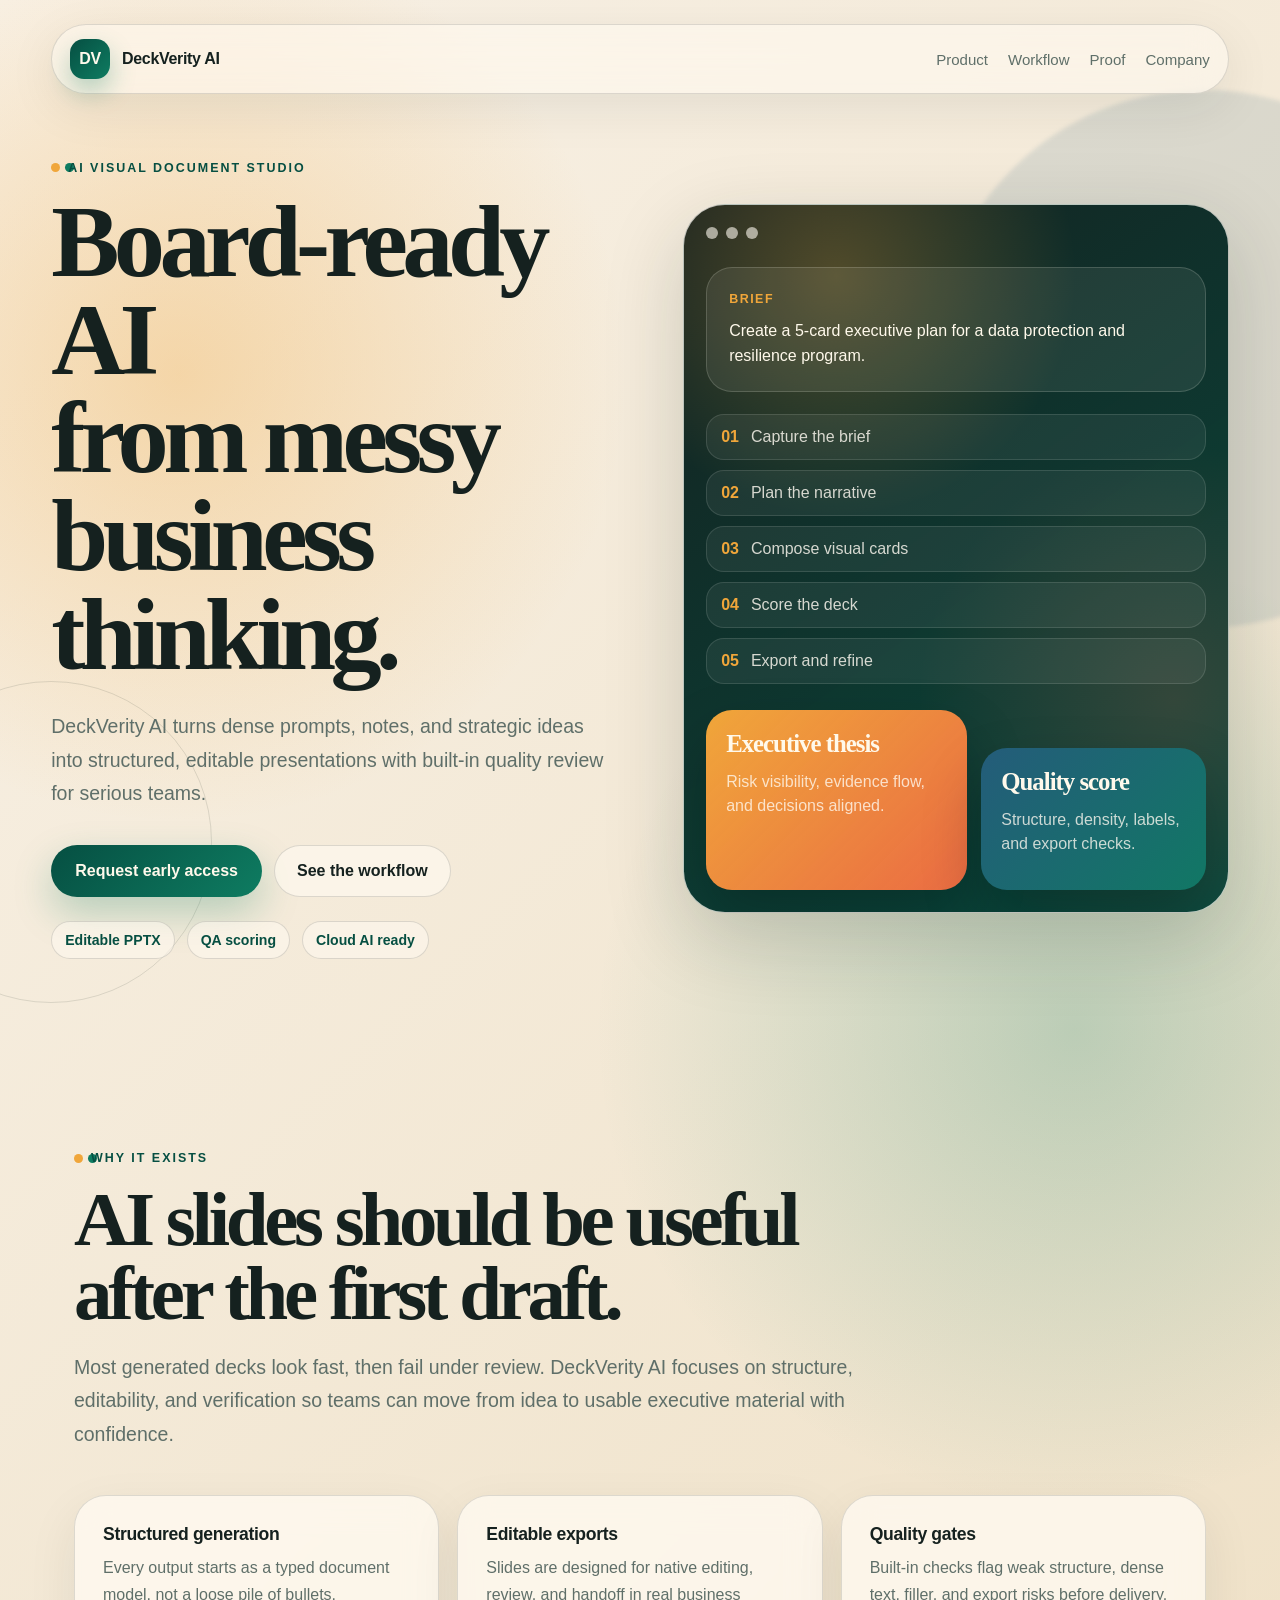
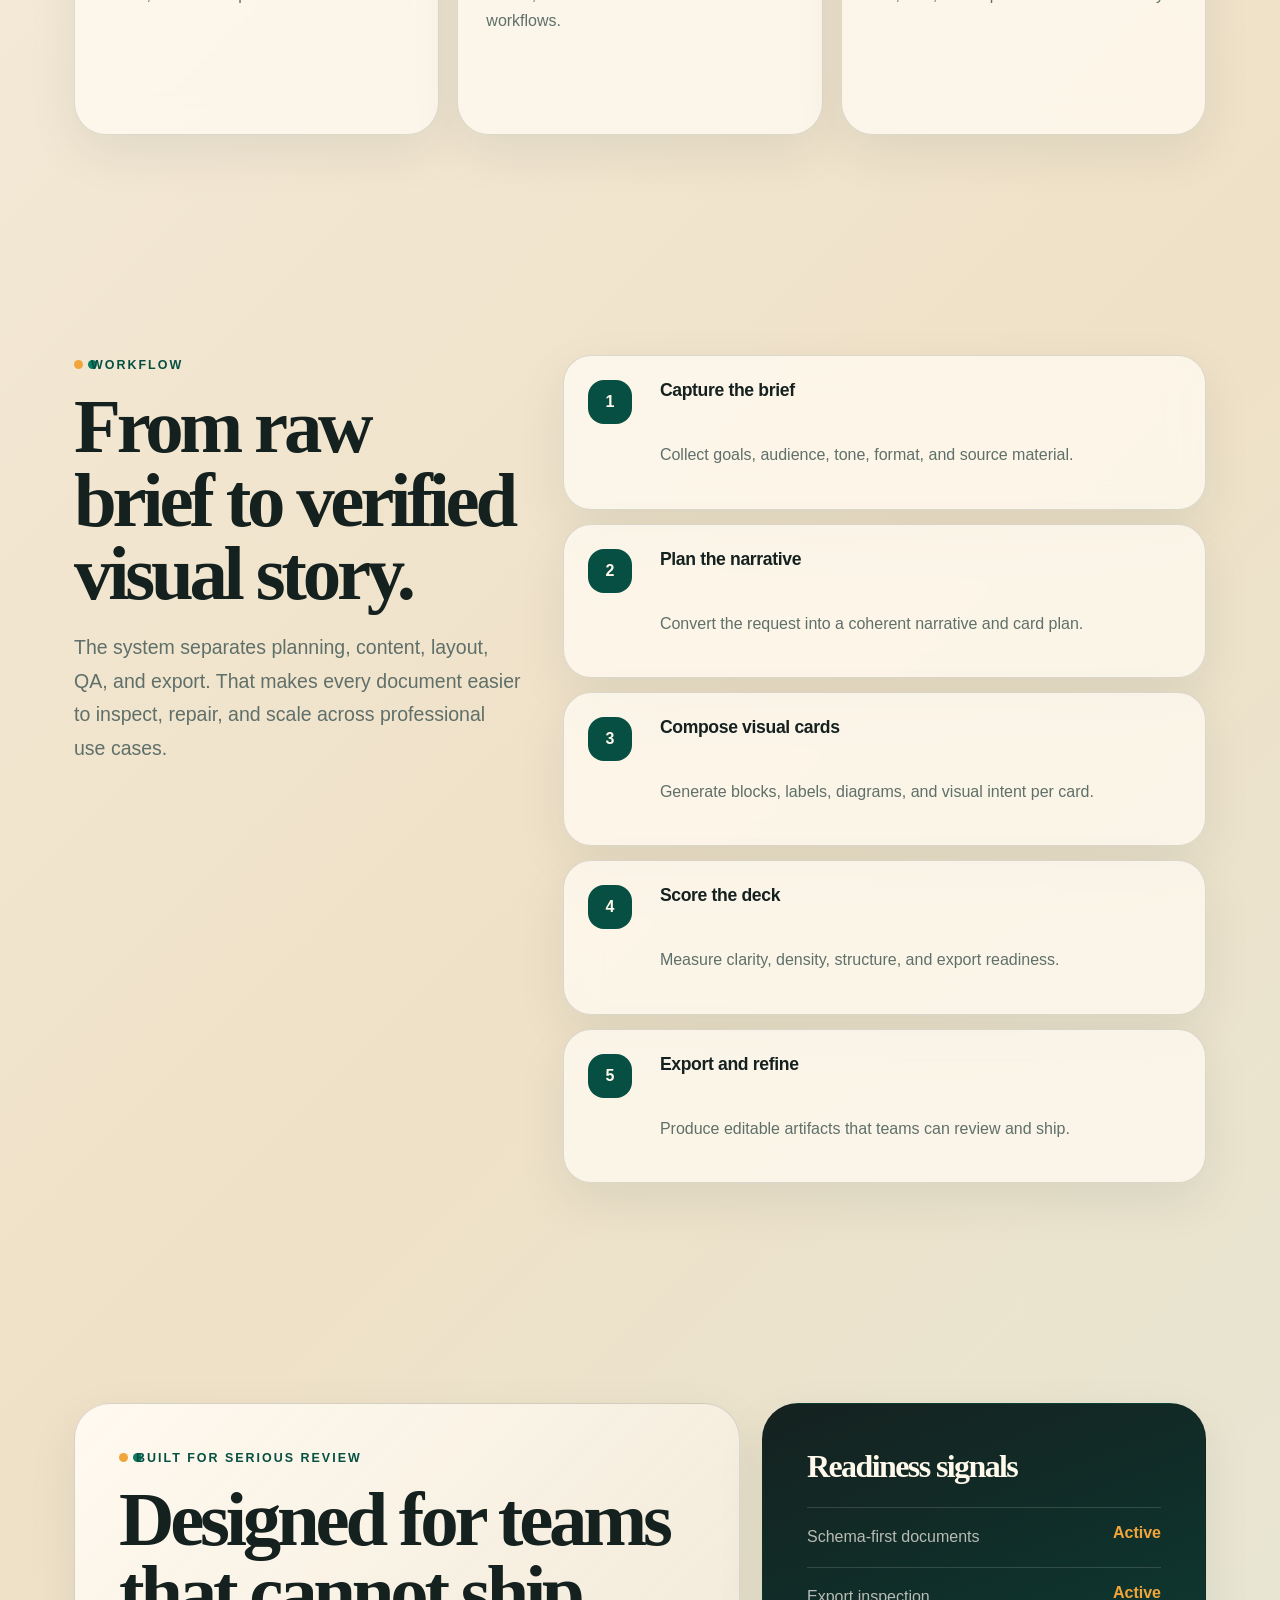
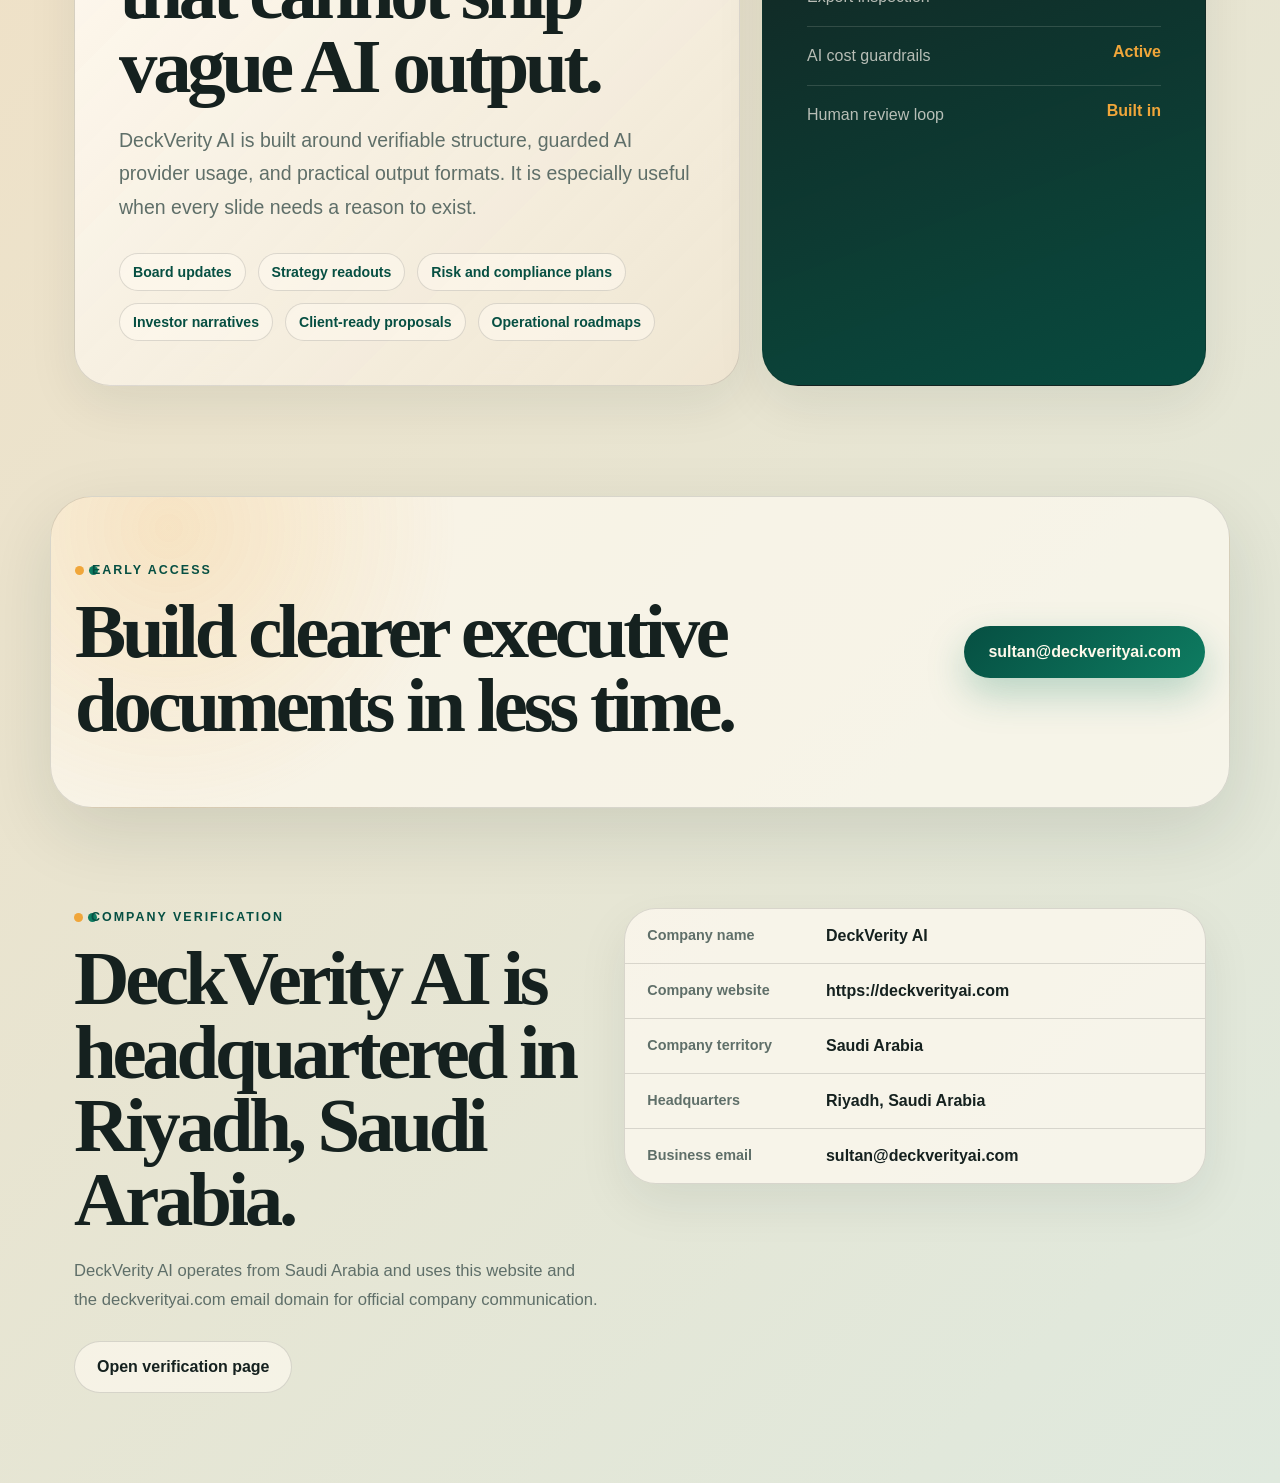
<file: index.html>
<!doctype html>
<html lang="en">
  <head>
    <meta charset="UTF-8" />
    <meta name="viewport" content="width=device-width, initial-scale=1.0" />
    <title>DeckVerity AI</title>
    <meta
      name="description"
      content="DeckVerity AI is an AI visual document studio headquartered in Riyadh, Saudi Arabia."
    />
    <link rel="canonical" href="https://deckverityai.com/" />
    <meta property="og:title" content="DeckVerity AI" />
    <meta
      property="og:description"
      content="AI visual document studio headquartered in Riyadh, Saudi Arabia."
    />
    <meta property="og:url" content="https://deckverityai.com/" />
    <meta property="og:type" content="website" />
    <script type="application/ld+json">
      {
        "@context": "https://schema.org",
        "@type": "Organization",
        "name": "DeckVerity AI",
        "url": "https://deckverityai.com/",
        "email": "sultan@deckverityai.com",
        "address": {
          "@type": "PostalAddress",
          "addressLocality": "Riyadh",
          "addressCountry": "SA"
        },
        "foundingLocation": {
          "@type": "Place",
          "name": "Riyadh, Saudi Arabia"
        }
      }
    </script>
    <style>
      body { margin: 0; }
    </style>
    <script type="module" crossorigin src="/assets/index-CPXfScIg.js"></script>
    <link rel="stylesheet" crossorigin href="/assets/index-DILgNaNb.css">
  </head>
  <body>
    <div id="root"></div>
  </body>
</html>
</file>
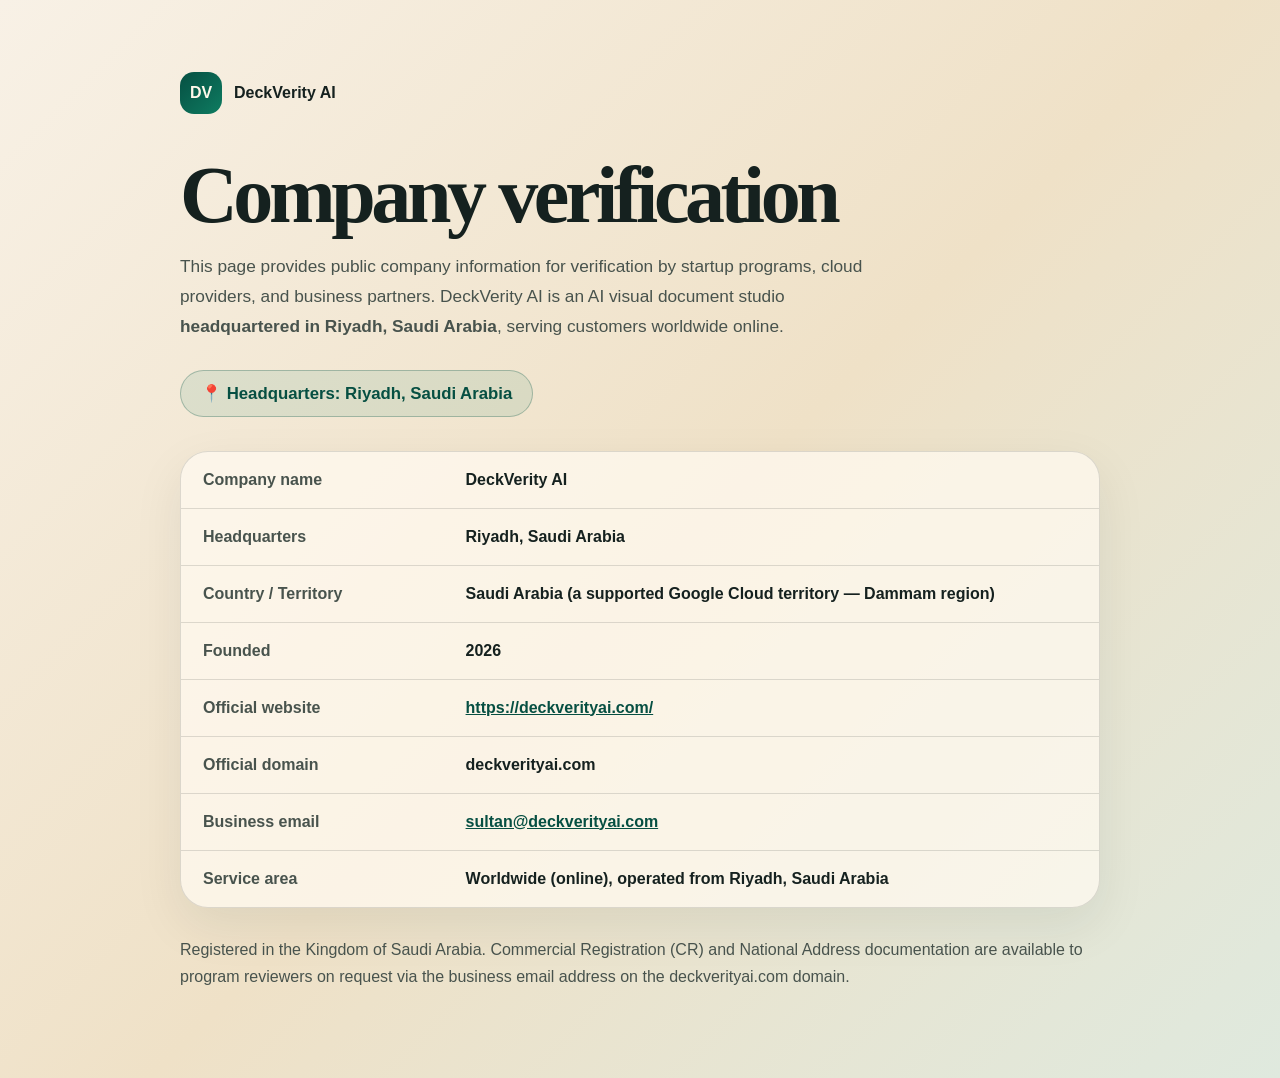
<file: company.html>
<!doctype html>
<html lang="en">
  <head>
    <meta charset="UTF-8" />
    <meta name="viewport" content="width=device-width, initial-scale=1.0" />
    <title>DeckVerity AI — Company Verification (Riyadh, Saudi Arabia)</title>
    <meta
      name="description"
      content="Company verification information for DeckVerity AI, an AI visual document studio headquartered in Riyadh, Saudi Arabia, serving customers worldwide online."
    />
    <link rel="canonical" href="https://deckverityai.com/company.html" />
    <script type="application/ld+json">
      {
        "@context": "https://schema.org",
        "@type": "Organization",
        "name": "DeckVerity AI",
        "url": "https://deckverityai.com/",
        "email": "sultan@deckverityai.com",
        "foundingDate": "2026",
        "address": {
          "@type": "PostalAddress",
          "addressLocality": "Riyadh",
          "addressRegion": "Riyadh Province",
          "addressCountry": "SA"
        },
        "location": {
          "@type": "Place",
          "name": "Riyadh, Saudi Arabia",
          "address": {
            "@type": "PostalAddress",
            "addressLocality": "Riyadh",
            "addressCountry": "SA"
          }
        },
        "areaServed": "Worldwide"
      }
    </script>
    <style>
      :root {
        color: #15211f;
        background: #f6f0e5;
        font-family: "Aptos Display", "Trebuchet MS", "Gill Sans", sans-serif;
      }

      * {
        box-sizing: border-box;
      }

      body {
        margin: 0;
        background: linear-gradient(135deg, #f8f1e6 0%, #efe1c7 52%, #dfe9de 100%);
      }

      main {
        width: min(920px, calc(100vw - 36px));
        margin: 0 auto;
        padding: 72px 0;
      }

      a {
        color: #064f42;
        font-weight: 800;
      }

      .brand {
        display: inline-flex;
        align-items: center;
        gap: 12px;
        margin-bottom: 42px;
        color: inherit;
        text-decoration: none;
      }

      .mark {
        display: grid;
        width: 42px;
        height: 42px;
        place-items: center;
        border-radius: 14px;
        color: #fff9eb;
        background: linear-gradient(135deg, #064f42, #0e7c61);
        font-weight: 900;
      }

      h1 {
        max-width: 760px;
        margin: 0 0 18px;
        font-family: Georgia, "Iowan Old Style", "Palatino Linotype", serif;
        font-size: clamp(2.6rem, 7vw, 5rem);
        line-height: 0.98;
        letter-spacing: -0.055em;
      }

      .lede {
        max-width: 700px;
        margin: 0 0 28px;
        color: #48534d;
        font-size: 1.08rem;
        line-height: 1.72;
      }

      .hq {
        display: inline-flex;
        align-items: center;
        gap: 10px;
        margin: 0 0 34px;
        padding: 12px 20px;
        border: 1px solid rgba(6, 79, 66, 0.28);
        border-radius: 999px;
        background: rgba(14, 124, 97, 0.1);
        color: #064f42;
        font-size: 1.05rem;
        font-weight: 800;
      }

      .facts {
        overflow: hidden;
        border: 1px solid rgba(21, 33, 31, 0.14);
        border-radius: 28px;
        background: rgba(255, 250, 241, 0.74);
        box-shadow: 0 18px 50px rgba(16, 38, 32, 0.08);
      }

      .fact {
        display: grid;
        grid-template-columns: minmax(160px, 0.4fr) minmax(0, 1fr);
        gap: 18px;
        padding: 19px 22px;
        border-top: 1px solid rgba(21, 33, 31, 0.14);
      }

      .fact:first-child {
        border-top: 0;
      }

      .fact span {
        color: #48534d;
        font-weight: 800;
      }

      .fact strong {
        overflow-wrap: anywhere;
      }

      .note {
        margin-top: 28px;
        color: #48534d;
        line-height: 1.7;
      }

      @media (max-width: 620px) {
        main {
          padding: 38px 0;
        }

        .fact {
          grid-template-columns: 1fr;
          gap: 6px;
        }
      }
    </style>
  </head>
  <body>
    <main>
      <a class="brand" href="/">
        <span class="mark">DV</span>
        <strong>DeckVerity AI</strong>
      </a>

      <h1>Company verification</h1>
      <p class="lede">
        This page provides public company information for verification by startup programs,
        cloud providers, and business partners. DeckVerity AI is an AI visual document studio
        <strong>headquartered in Riyadh, Saudi Arabia</strong>, serving customers worldwide online.
      </p>

      <p class="hq">📍 Headquarters: Riyadh, Saudi Arabia</p>

      <section class="facts" aria-label="Company verification facts">
        <div class="fact">
          <span>Company name</span>
          <strong>DeckVerity AI</strong>
        </div>
        <div class="fact">
          <span>Headquarters</span>
          <strong>Riyadh, Saudi Arabia</strong>
        </div>
        <div class="fact">
          <span>Country / Territory</span>
          <strong>Saudi Arabia (a supported Google Cloud territory — Dammam region)</strong>
        </div>
        <div class="fact">
          <span>Founded</span>
          <strong>2026</strong>
        </div>
        <div class="fact">
          <span>Official website</span>
          <strong><a href="https://deckverityai.com/">https://deckverityai.com/</a></strong>
        </div>
        <div class="fact">
          <span>Official domain</span>
          <strong>deckverityai.com</strong>
        </div>
        <div class="fact">
          <span>Business email</span>
          <strong><a href="mailto:sultan@deckverityai.com">sultan@deckverityai.com</a></strong>
        </div>
        <div class="fact">
          <span>Service area</span>
          <strong>Worldwide (online), operated from Riyadh, Saudi Arabia</strong>
        </div>
      </section>

      <p class="note">
        Registered in the Kingdom of Saudi Arabia. Commercial Registration (CR) and National
        Address documentation are available to program reviewers on request via the business
        email address on the deckverityai.com domain.
      </p>
    </main>
  </body>
</html>
</file>
<file: assets/index-DILgNaNb.css>
:root{--ink: #15211f;--muted: #5f6f69;--paper: #f6f0e5;--paper-deep: #eadfc9;--card: rgba(255, 250, 241, .78);--line: rgba(21, 33, 31, .14);--green: #0e7c61;--green-dark: #064f42;--amber: #f0a63a;--coral: #e95f45;--blue: #245c7a;--shadow: 0 26px 80px rgba(16, 38, 32, .18);color:var(--ink);font-family:Aptos Display,Trebuchet MS,Gill Sans,sans-serif;background:var(--paper)}*{box-sizing:border-box}html{scroll-behavior:smooth}body{margin:0;min-width:320px;background:radial-gradient(circle at 14% 8%,rgba(240,166,58,.34),transparent 28rem),radial-gradient(circle at 84% 22%,rgba(14,124,97,.24),transparent 30rem),linear-gradient(135deg,#f8f1e6,#efe1c7 52%,#dfe9de)}a{color:inherit;text-decoration:none}.site-shell{overflow:hidden}.hero-section{position:relative;min-height:100vh;padding:24px clamp(18px,4vw,72px) 80px}.hero-section:before,.hero-section:after{position:absolute;content:"";border-radius:999px;pointer-events:none}.hero-section:before{width:42vw;height:42vw;right:-15vw;top:10vh;background:#245c7a1f;filter:blur(2px)}.hero-section:after{width:320px;height:320px;left:-110px;bottom:4vh;border:1px solid rgba(21,33,31,.12)}.nav-bar{position:relative;z-index:3;display:flex;align-items:center;justify-content:space-between;gap:24px;max-width:1180px;margin:0 auto;padding:14px 18px;border:1px solid var(--line);border-radius:999px;background:#fffaf18f;-webkit-backdrop-filter:blur(18px);backdrop-filter:blur(18px);box-shadow:0 14px 50px #10262014}.brand{display:inline-flex;align-items:center;gap:12px;font-weight:800;letter-spacing:-.02em}.brand-mark{display:grid;width:40px;height:40px;place-items:center;border-radius:14px;color:#fff9eb;background:linear-gradient(135deg,var(--green-dark),var(--green)),var(--green);box-shadow:0 12px 26px #0e7c614d}.nav-links{display:flex;align-items:center;gap:20px;color:var(--muted);font-size:.94rem}.nav-links a{transition:color .18s ease,transform .18s ease}.nav-links a:hover{color:var(--green-dark);transform:translateY(-1px)}.hero-grid{position:relative;z-index:2;display:grid;grid-template-columns:minmax(0,1.02fr) minmax(360px,.98fr);gap:clamp(28px,5vw,76px);align-items:center;max-width:1180px;margin:64px auto 0}.hero-copy{min-width:0;animation:rise-in .52s ease both}.eyebrow{display:inline-flex;width:fit-content;align-items:center;gap:8px;margin-bottom:18px;color:var(--green-dark);font-size:.78rem;font-weight:800;letter-spacing:.16em;text-transform:uppercase}.eyebrow:before{width:9px;height:9px;content:"";border-radius:99px;background:var(--amber);box-shadow:14px 0 0 var(--green)}h1,h2,h3,p{margin-top:0}h1,h2{font-family:Georgia,Iowan Old Style,Palatino Linotype,serif;line-height:.96;letter-spacing:-.055em}h1{max-width:770px;margin-bottom:26px;color:var(--ink);font-size:clamp(3.8rem,8vw,6.9rem)}h1 span{display:block}h2{margin-bottom:20px;font-size:clamp(2.6rem,6vw,5.4rem)}h3{margin-bottom:10px;font-size:1.1rem;letter-spacing:-.02em}.hero-lede,.section-heading p,.workflow-copy p,.proof-card p{color:var(--muted);font-size:clamp(1.02rem,1.6vw,1.22rem);line-height:1.72}.hero-lede{max-width:650px}.hero-actions,.hero-metrics,.use-case-list{display:flex;flex-wrap:wrap;gap:12px}.hero-actions{margin:34px 0 24px}.primary-action,.secondary-action{display:inline-flex;align-items:center;justify-content:center;min-height:52px;border-radius:999px;font-weight:800;transition:transform .18s ease,box-shadow .18s ease,background .18s ease}.primary-action{padding:0 24px;color:#fff9eb;background:linear-gradient(135deg,var(--green-dark),var(--green));box-shadow:0 16px 38px #0e7c6145}.secondary-action{padding:0 22px;border:1px solid var(--line);background:#fffaf19e}.primary-action:hover,.secondary-action:hover{transform:translateY(-2px);box-shadow:0 18px 44px #10262024}.hero-metrics span,.use-case-list span{padding:10px 13px;border:1px solid var(--line);border-radius:999px;color:var(--green-dark);background:#fffaf18a;font-size:.88rem;font-weight:700}.product-preview{position:relative;overflow:hidden;min-width:0;min-height:560px;padding:22px;border:1px solid rgba(255,250,241,.72);border-radius:42px;background:linear-gradient(145deg,#15211ff2,#064f42e6),var(--ink);box-shadow:var(--shadow);animation:rise-in .56s .1s ease both}.product-preview:before{position:absolute;top:0;right:0;bottom:0;left:0;content:"";background:radial-gradient(circle at 28% 10%,rgba(240,166,58,.28),transparent 15rem),radial-gradient(circle at 90% 70%,rgba(233,95,69,.18),transparent 16rem)}.preview-toolbar,.prompt-card,.generation-rail,.slide-stack{position:relative;z-index:1}.preview-toolbar{display:flex;gap:8px;margin-bottom:28px}.preview-toolbar span{width:12px;height:12px;border-radius:999px;background:#fffaf199}.prompt-card{padding:22px;border:1px solid rgba(255,250,241,.16);border-radius:26px;color:#fff9eb;background:#fffaf114;line-height:1.55}.prompt-label{display:block;margin-bottom:10px;color:var(--amber);font-size:.78rem;font-weight:900;letter-spacing:.12em;text-transform:uppercase}.generation-rail{display:grid;gap:10px;margin:22px 0}.rail-item{display:flex;align-items:center;gap:12px;padding:13px 14px;border:1px solid rgba(255,250,241,.12);border-radius:18px;color:#fffaf1d1;background:#fffaf10f}.rail-item span{color:var(--amber);font-weight:900}.slide-stack{display:grid;grid-template-columns:1fr .86fr;gap:14px;align-items:end;margin-top:26px}.mini-slide{min-height:180px;padding:20px;border-radius:26px;color:#fff9eb;box-shadow:0 28px 60px #00000038}.mini-slide strong,.mini-slide span{display:block}.mini-slide strong{margin-bottom:12px;font-family:Georgia,Iowan Old Style,serif;font-size:1.55rem;letter-spacing:-.04em}.mini-slide span{color:#fffaf1c7;line-height:1.52}.slide-one{background:linear-gradient(135deg,#f0a63af2,#e95f45d1),var(--amber)}.slide-two{min-height:142px;background:linear-gradient(135deg,#245c7aeb,#0e7c61db),var(--blue)}.section-band,.workflow-section,.proof-section,.cta-section,.company-section{position:relative;max-width:1180px;margin:0 auto;padding:110px clamp(18px,4vw,24px)}.section-heading{max-width:860px;margin-bottom:44px}.pillar-grid{display:grid;grid-template-columns:repeat(3,minmax(0,1fr));gap:18px}.pillar-card,.timeline-card,.proof-card,.assurance-panel{border:1px solid var(--line);background:var(--card);-webkit-backdrop-filter:blur(16px);backdrop-filter:blur(16px);box-shadow:0 18px 50px #10262014}.pillar-card{min-height:240px;padding:28px;border-radius:32px}.pillar-card p,.timeline-card p,.assurance-row span{color:var(--muted);line-height:1.65}.workflow-section{display:grid;grid-template-columns:minmax(0,.82fr) minmax(0,1.18fr);gap:42px;align-items:start}.workflow-copy{position:sticky;top:28px}.timeline{display:grid;gap:14px}.timeline-card{display:grid;grid-template-columns:54px 1fr;gap:18px;padding:24px;border-radius:28px}.timeline-card span{display:grid;width:44px;height:44px;place-items:center;border-radius:16px;color:#fff9eb;background:var(--green-dark);font-weight:900}.timeline-card h3,.timeline-card p{grid-column:2}.proof-section{display:grid;grid-template-columns:minmax(0,1.2fr) minmax(320px,.8fr);gap:22px}.proof-card,.assurance-panel{border-radius:36px;padding:clamp(26px,4vw,44px)}.proof-card{background:linear-gradient(135deg,#fffaf1d1,#eadfc9b3),var(--card)}.use-case-list{margin-top:28px}.assurance-panel{color:#fff9eb;background:linear-gradient(160deg,#15211ff2,#064f42e8),var(--ink)}.assurance-panel h3{margin-bottom:22px;font-family:Georgia,Iowan Old Style,serif;font-size:2rem;letter-spacing:-.05em}.assurance-row{display:flex;justify-content:space-between;gap:16px;padding:16px 0;border-top:1px solid rgba(255,250,241,.14)}.assurance-row span{color:#fffaf1b3}.assurance-row strong{color:var(--amber)}.cta-section{display:flex;align-items:center;justify-content:space-between;gap:24px;margin-bottom:70px;padding-top:64px;padding-bottom:64px;border:1px solid var(--line);border-radius:42px;background:radial-gradient(circle at 10% 10%,rgba(240,166,58,.2),transparent 18rem),#fffaf1a8;box-shadow:0 24px 70px #1026201f}.cta-section h2{max-width:720px;margin-bottom:0}.company-section{display:grid;grid-template-columns:minmax(0,.95fr) minmax(320px,1.05fr);gap:24px;align-items:start;padding-top:30px;padding-bottom:90px}.company-copy p{max-width:640px;color:var(--muted);font-size:1.04rem;line-height:1.72}.company-copy .secondary-action{width:fit-content;margin-top:10px}.company-facts{display:grid;overflow:hidden;border:1px solid var(--line);border-radius:32px;background:#fffaf1b3;box-shadow:0 18px 50px #10262014}.company-fact{display:grid;grid-template-columns:minmax(150px,.45fr) minmax(0,1fr);gap:18px;padding:18px 22px;border-top:1px solid var(--line)}.company-fact:first-child{border-top:0}.company-fact span{color:var(--muted);font-size:.9rem;font-weight:800}.company-fact strong,.company-fact a{min-width:0;color:var(--ink);font-weight:900;overflow-wrap:anywhere}@keyframes rise-in{0%{opacity:.96;transform:translateY(24px)}to{opacity:1;transform:translateY(0)}}@media (max-width: 920px){.nav-bar,.hero-grid,.workflow-section,.proof-section,.cta-section,.company-section{display:flex;flex-direction:column}.nav-bar{align-items:stretch;border-radius:28px}.nav-links{justify-content:space-between;overflow-x:auto}.hero-grid{margin-top:58px}.hero-copy,.product-preview{max-width:100%;min-width:0;width:100%}.product-preview{width:100%;min-height:560px}.pillar-grid{grid-template-columns:1fr}.workflow-copy{position:static}.cta-section{align-items:flex-start}}@media (max-width: 560px){.hero-section{padding:14px 20px 70px;overflow:hidden}.hero-copy,.product-preview{max-width:min(300px,calc(100vw - 40px));width:min(300px,calc(100vw - 40px));margin-inline:auto}h1{max-width:min(300px,calc(100vw - 40px));font-size:clamp(2.15rem,8.8vw,2.55rem);line-height:1.02;overflow-wrap:normal}.hero-lede{max-width:min(300px,calc(100vw - 40px));font-size:1rem;overflow-wrap:break-word}.nav-links{gap:14px;font-size:.86rem}.hero-actions a,.cta-section .primary-action{width:100%}.product-preview{min-height:auto;border-radius:30px;padding:18px}.slide-stack,.timeline-card{grid-template-columns:1fr}.timeline-card h3,.timeline-card p{grid-column:auto}.company-fact{grid-template-columns:1fr;gap:6px}}
</file>
